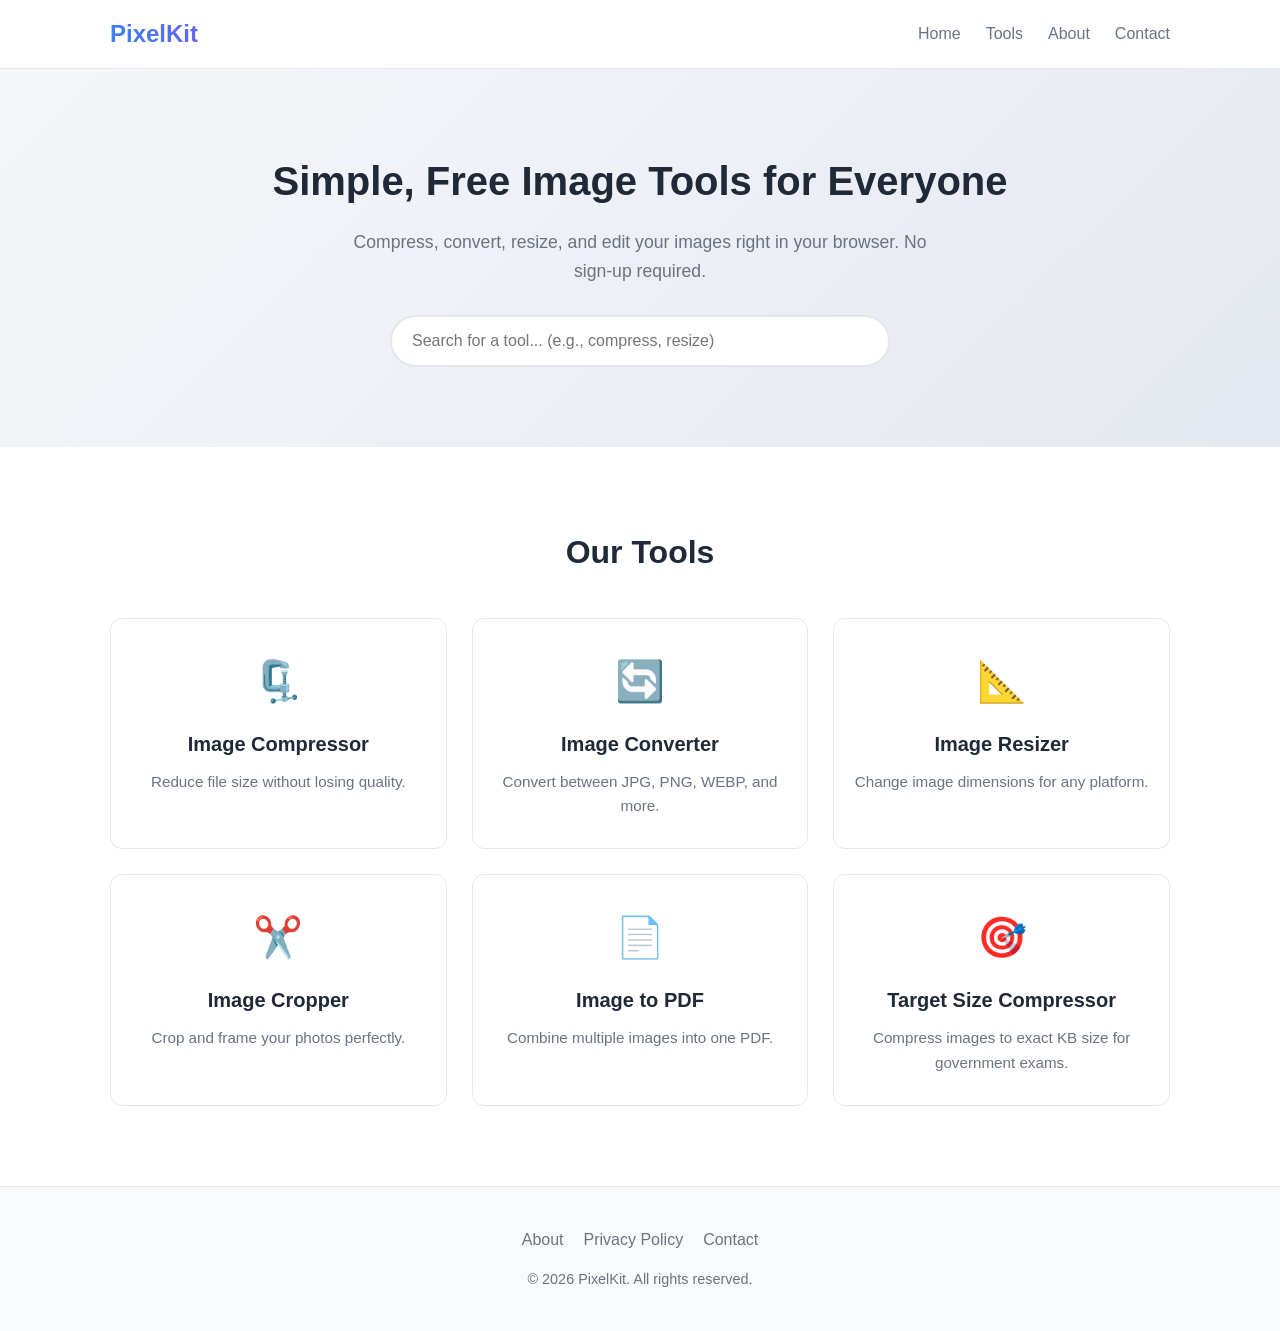
<file: index.html>
<!DOCTYPE html>
<html lang="en">
<head>
    <meta charset="UTF-8">
    <meta name="viewport" content="width=device-width, initial-scale=1.0">
    <title>PixelKit - Free Online Image Tools</title>
    <!-- This links our HTML to our CSS file -->
    <link rel="stylesheet" href="style.css">
</head>
<body>

    <!-- HEADER: Logo and Navigation -->
    <header class="site-header">
        <div class="container">
            <a href="#" class="logo">PixelKit</a>
            <nav class="main-nav">
                <ul>
                    <li><a href="#home">Home</a></li>
                    <li><a href="#tools">Tools</a></li>
                    <li><a href="#about">About</a></li>
                    <li><a href="#contact">Contact</a></li>
                </ul>
            </nav>
        </div>
    </header>

    <!-- HERO SECTION: Main greeting and Search Bar -->
    <section class="hero" id="home">
        <div class="container">
            <h1>Simple, Free Image Tools for Everyone</h1>
            <p>Compress, convert, resize, and edit your images right in your browser. No sign-up required.</p>
            
            <div class="search-container">
                <input type="text" id="tool-search" placeholder="Search for a tool... (e.g., compress, resize)">
            </div>
        </div>
    </section>

    <!-- TOOLS SECTION: The 5 Tool Cards -->
    <section class="tools-section" id="tools">
        <div class="container">
            <h2>Our Tools</h2>
            <div class="tools-grid" id="tools-grid">
                
                <!-- Tool 1 -->
                <a href="compressor.html" class="tool-card" data-tool="compressor">
                    <div class="tool-icon">🗜️</div>
                    <h3>Image Compressor</h3>
                    <p>Reduce file size without losing quality.</p>
                </a>

                <!-- Tool 2 -->
                <a href="image-converter.html" class="tool-card" data-tool="converter">
                    <div class="tool-icon">🔄</div>
                    <h3>Image Converter</h3>
                    <p>Convert between JPG, PNG, WEBP, and more.</p>
                </a>

                <!-- Tool 3 -->
                <a href="resizer.html" class="tool-card" data-tool="resizer">
                    <div class="tool-icon">📐</div>
                    <h3>Image Resizer</h3>
                    <p>Change image dimensions for any platform.</p>
                </a>

                <!-- Tool 4 -->
                <a href="cropper.html" class="tool-card" data-tool="cropper">
                    <div class="tool-icon">✂️</div>
                    <h3>Image Cropper</h3>
                    <p>Crop and frame your photos perfectly.</p>
                </a>

                <!-- Tool 5 -->
                <a href="image-to-pdf.html" class="tool-card" data-tool="pdf">
                    <div class="tool-icon">📄</div>
                    <h3>Image to PDF</h3>
                    <p>Combine multiple images into one PDF.</p>
                </a>

                <!-- Tool 6 -->
                <a href="target-compressor.html" class="tool-card" data-tool="target-compressor">
                    <div class="tool-icon">🎯</div>
                    <h3>Target Size Compressor</h3>
                    <p>Compress images to exact KB size for government exams.</p>
                </a>

            </div>
        </div>
    </section>

    <!-- FOOTER: Links and Copyright -->
    <footer class="site-footer">
        <div class="container">
            <div class="footer-links">
                <a href="#about">About</a>
                <a href="#privacy">Privacy Policy</a>
                <a href="#contact">Contact</a>
            </div>
            <p class="copyright">&copy; 2026 PixelKit. All rights reserved.</p>
        </div>
    </footer>

    <!-- This links our HTML to our JavaScript file -->
    <script src="script.js"></script>
</body>
</html>
</file>
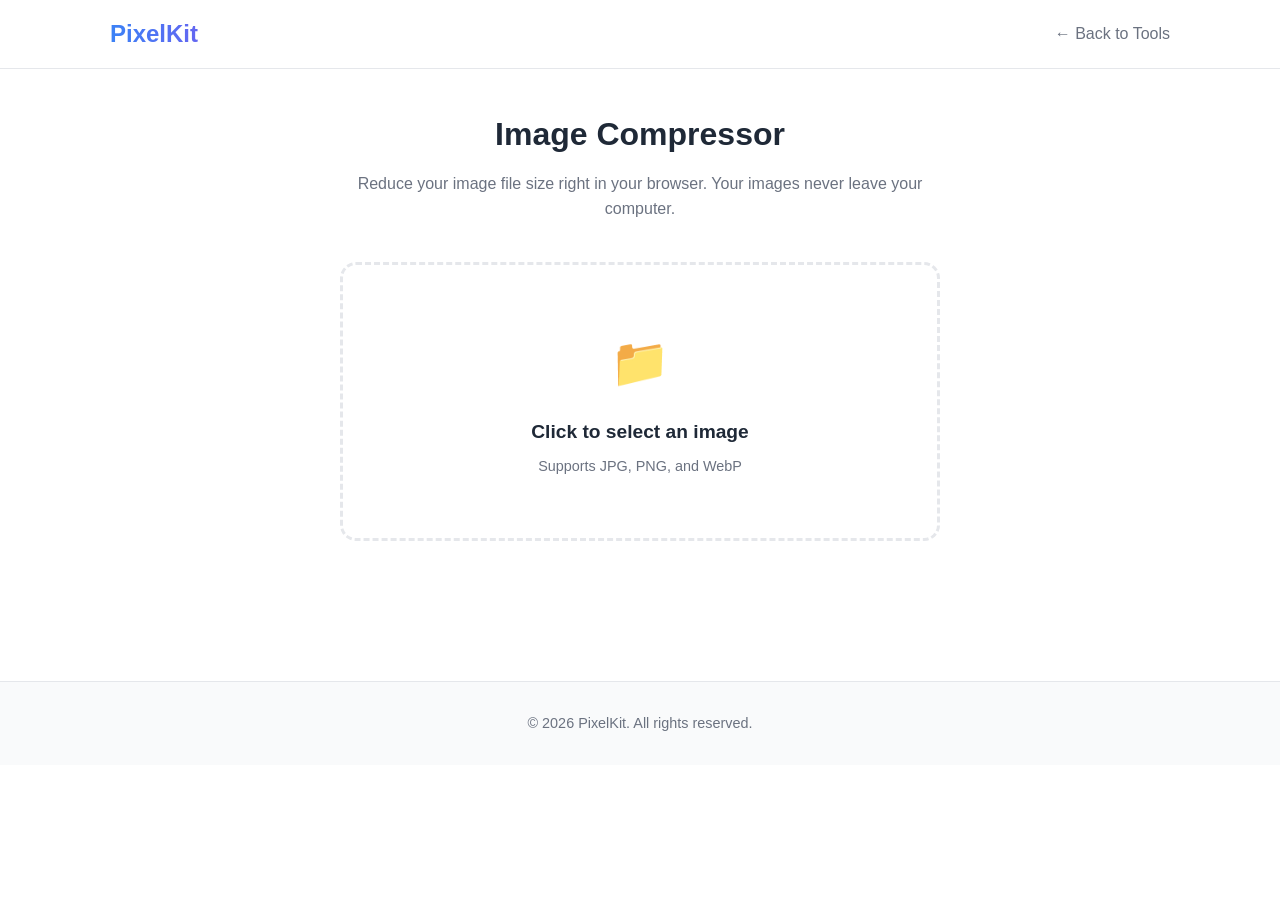
<file: compressor.html>
<!DOCTYPE html>
<html lang="en">
<head>
    <meta charset="UTF-8">
    <meta name="viewport" content="width=device-width, initial-scale=1.0">
    <title>Image Compressor - PixelKit</title>
    <link rel="stylesheet" href="compressor.css">
</head>
<body>

    <!-- HEADER: Logo and Back Link -->
    <header class="tool-header">
        <div class="container">
            <a href="index.html" class="logo">PixelKit</a>
            <a href="index.html" class="back-link">← Back to Tools</a>
        </div>
    </header>

    <!-- MAIN CONTENT: The Compressor Tool -->
    <main class="tool-main">
        <div class="container">
            <h1>Image Compressor</h1>
            <p class="tool-description">Reduce your image file size right in your browser. Your images never leave your computer.</p>

            <!-- UPLOAD AREA: Where users select their image -->
            <div class="upload-area" id="upload-area">
                <input type="file" id="file-input" accept="image/jpeg,image/png,image/webp" hidden>
                <div class="upload-content">
                    <div class="upload-icon">📁</div>
                    <p class="upload-title">Click to select an image</p>
                    <p class="upload-hint">Supports JPG, PNG, and WebP</p>
                </div>
            </div>

            <!-- EDITOR AREA: Hidden until an image is loaded -->
            <div class="editor-area" id="editor-area" style="display: none;">
                
                <!-- LEFT SIDE: Image Preview -->
                <div class="preview-section">
                    <h2>Preview</h2>
                    <div class="preview-container">
                        <img id="preview-image" alt="Image preview">
                    </div>
                    <div class="file-info">
                        <div>Original size: <strong id="original-size">0 KB</strong></div>
                        <div id="original-dimensions"></div>
                        <div id="format-note" class="format-note"></div>
                    </div>
                </div>

                <!-- RIGHT SIDE: Controls -->
                <div class="controls-section">
                    <h2>Compression Settings</h2>
                    
                    <div class="control-group">
                        <label for="quality-slider">
                            Quality: <span id="quality-value">80</span>%
                        </label>
                        <input type="range" id="quality-slider" min="10" max="100" value="80">
                        <p class="control-hint" id="format-hint">Works best with JPG and WebP images.</p>
                    </div>

                    <button id="compress-btn" class="btn-primary">Compress Image</button>
                </div>

            </div>

            <!-- RESULT AREA: Hidden until compression is complete -->
            <div class="result-area" id="result-area" style="display: none;">
                <h2>Result</h2>
                <div class="comparison-grid">
                    
                    <!-- Original Image -->
                    <div class="comparison-item">
                        <h3>Original</h3>
                        <div class="preview-container">
                            <img id="result-original-image" alt="Original image">
                        </div>
                        <div class="file-info">
                            <div>Dimensions: <strong id="result-original-dimensions">0 × 0 px</strong></div>
                            <div>File size: <strong id="result-original-size">0 KB</strong></div>
                        </div>
                    </div>

                    <!-- Compressed Image -->
                    <div class="comparison-item">
                        <h3>Compressed</h3>
                        <div class="preview-container">
                            <img id="result-compressed-image" alt="Compressed image">
                        </div>
                        <div class="file-info">
                            <div>Dimensions: <strong id="result-compressed-dimensions">0 × 0 px</strong></div>
                            <div>File size: <strong id="result-compressed-size">0 KB</strong></div>
                            <div>Reduction: <strong id="result-reduction">0%</strong></div>
                            <div id="result-warning" class="result-warning" style="display: none;"></div>
                        </div>
                        <a id="download-btn" class="btn-success" style="display: none;" download="compressed-image.jpg">
                            ⬇ Download Compressed Image
                        </a>
                    </div>

                </div>
            </div>
        </div>
    </main>

    <!-- FOOTER -->
    <footer class="tool-footer">
        <div class="container">
            <p>&copy; 2026 PixelKit. All rights reserved.</p>
        </div>
    </footer>

    <script src="compressor.js"></script>
</body>
</html>
</file>
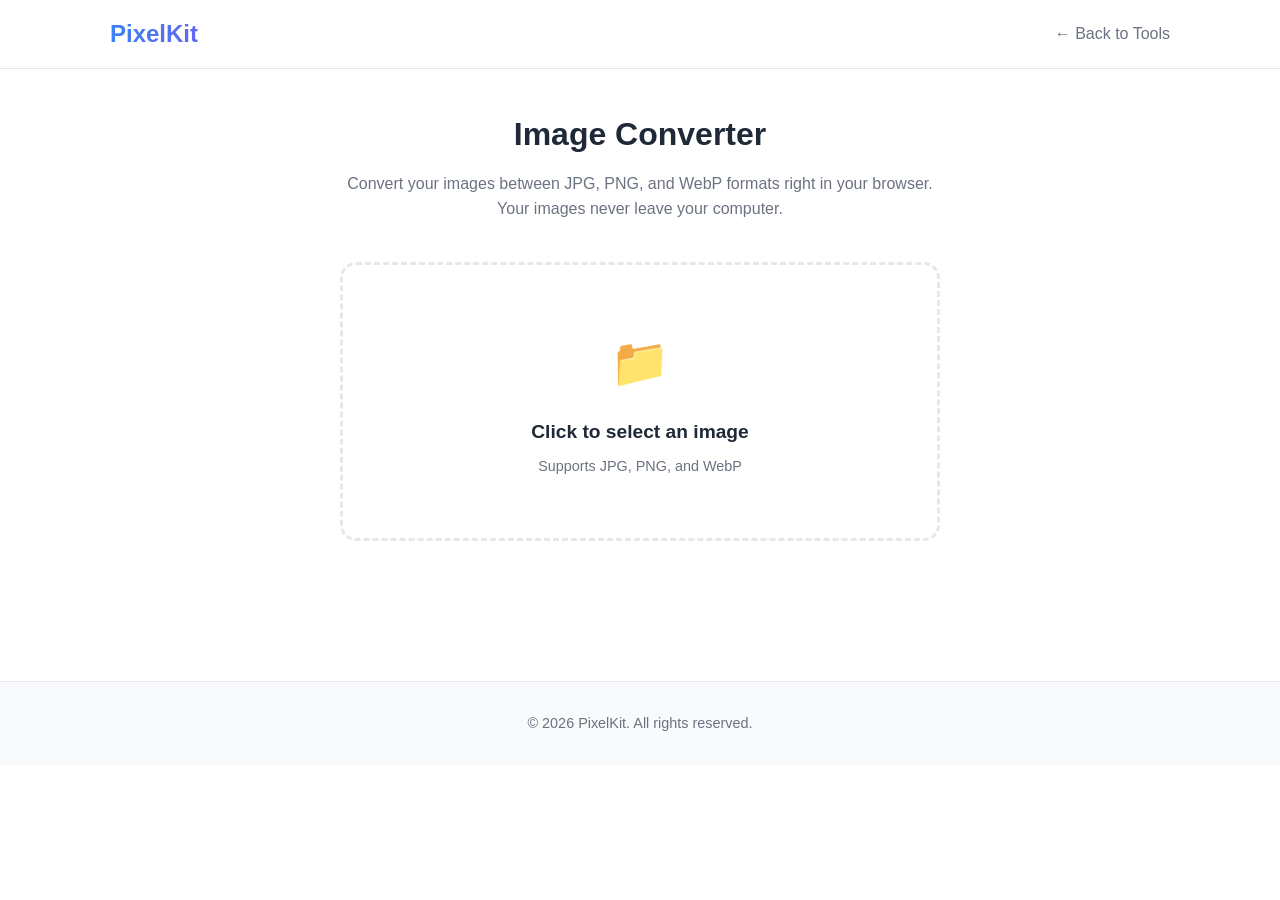
<file: image-converter.html>
<!DOCTYPE html>
<html lang="en">
<head>
    <meta charset="UTF-8">
    <meta name="viewport" content="width=device-width, initial-scale=1.0">
    <title>Image Converter - PixelKit</title>
    <link rel="stylesheet" href="image-converter.css">
</head>
<body>

    <!-- HEADER: Logo and Back Link -->
    <header class="tool-header">
        <div class="container">
            <a href="index.html" class="logo">PixelKit</a>
            <a href="index.html" class="back-link">← Back to Tools</a>
        </div>
    </header>

    <!-- MAIN CONTENT: The Converter Tool -->
    <main class="tool-main">
        <div class="container">
            <h1>Image Converter</h1>
            <p class="tool-description">Convert your images between JPG, PNG, and WebP formats right in your browser. Your images never leave your computer.</p>

            <!-- UPLOAD AREA: Where users select their image -->
            <div class="upload-area" id="upload-area">
                <input type="file" id="file-input" accept="image/jpeg,image/png,image/webp" hidden>
                <div class="upload-content">
                    <div class="upload-icon">📁</div>
                    <p class="upload-title">Click to select an image</p>
                    <p class="upload-hint">Supports JPG, PNG, and WebP</p>
                </div>
            </div>

            <!-- EDITOR AREA: Hidden until an image is loaded -->
            <div class="editor-area" id="editor-area" style="display: none;">
                
                <!-- LEFT SIDE: Image Preview -->
                <div class="preview-section">
                    <h2>Preview</h2>
                    <div class="preview-container">
                        <img id="preview-image" alt="Image preview">
                    </div>
                    <div class="file-info">
                        <div>Original format: <strong id="original-format">Unknown</strong></div>
                        <div>Dimensions: <strong id="original-dimensions">0 × 0 px</strong></div>
                        <div>File size: <strong id="original-size">0 KB</strong></div>
                    </div>
                </div>

                <!-- RIGHT SIDE: Controls -->
                <div class="controls-section">
                    <h2>Conversion Settings</h2>
                    
                    <div class="control-group">
                        <label for="format-select">Convert to:</label>
                        <select id="format-select">
                            <option value="image/jpeg">JPG</option>
                            <option value="image/png">PNG</option>
                            <option value="image/webp">WebP</option>
                        </select>
                    </div>

                    <!-- Warning Messages -->
                    <div id="warning-message" class="warning-message" style="display: none;"></div>
                    <div id="info-message" class="info-message" style="display: none;"></div>

                    <button id="convert-btn" class="btn-primary">Convert Image</button>
                </div>

            </div>

            <!-- RESULT AREA: Hidden until conversion is complete -->
            <div class="result-area" id="result-area" style="display: none;">
                <h2>Result</h2>
                <div class="comparison-grid">
                    
                    <!-- Original Image -->
                    <div class="comparison-item">
                        <h3>Original</h3>
                        <div class="preview-container">
                            <img id="result-original-image" alt="Original image">
                        </div>
                        <div class="file-info">
                            <div>Format: <strong id="result-original-format">Unknown</strong></div>
                            <div>Dimensions: <strong id="result-original-dimensions">0 × 0 px</strong></div>
                            <div>File size: <strong id="result-original-size">0 KB</strong></div>
                        </div>
                    </div>

                    <!-- Converted Image -->
                    <div class="comparison-item">
                        <h3>Converted</h3>
                        <div class="preview-container">
                            <img id="result-converted-image" alt="Converted image">
                        </div>
                        <div class="file-info">
                            <div>Format: <strong id="result-converted-format">Unknown</strong></div>
                            <div>Dimensions: <strong id="result-converted-dimensions">0 × 0 px</strong></div>
                            <div>File size: <strong id="result-converted-size">0 KB</strong></div>
                            <div id="result-status" class="result-status"></div>
                        </div>
                        <a id="download-btn" class="btn-success" style="display: none;" download="converted-image.jpg">
                            ⬇ Download Converted Image
                        </a>
                    </div>

                </div>
            </div>
        </div>
    </main>

    <!-- FOOTER -->
    <footer class="tool-footer">
        <div class="container">
            <p>&copy; 2026 PixelKit. All rights reserved.</p>
        </div>
    </footer>

    <script src="image-converter.js"></script>
</body>
</html>
</file>
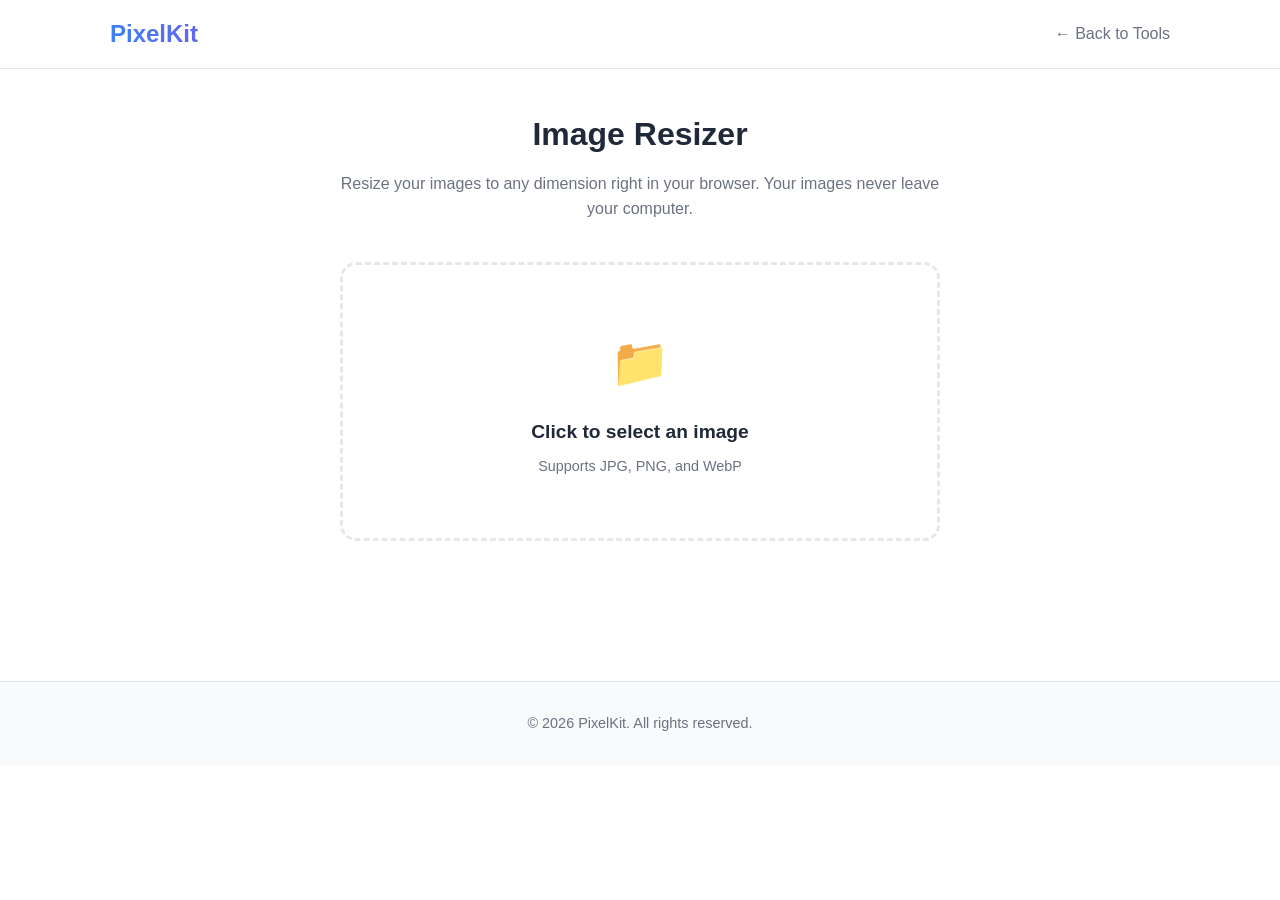
<file: resizer.html>
<!DOCTYPE html>
<html lang="en">
<head>
    <meta charset="UTF-8">
    <meta name="viewport" content="width=device-width, initial-scale=1.0">
    <title>Image Resizer - PixelKit</title>
    <link rel="stylesheet" href="resizer.css">
</head>
<body>

    <!-- HEADER: Logo and Back Link -->
    <header class="tool-header">
        <div class="container">
            <a href="index.html" class="logo">PixelKit</a>
            <a href="index.html" class="back-link">← Back to Tools</a>
        </div>
    </header>

    <!-- MAIN CONTENT: The Resizer Tool -->
    <main class="tool-main">
        <div class="container">
            <h1>Image Resizer</h1>
            <p class="tool-description">Resize your images to any dimension right in your browser. Your images never leave your computer.</p>

            <!-- UPLOAD AREA: Where users select their image -->
            <div class="upload-area" id="upload-area">
                <input type="file" id="file-input" accept="image/jpeg,image/png,image/webp" hidden>
                <div class="upload-content">
                    <div class="upload-icon">📁</div>
                    <p class="upload-title">Click to select an image</p>
                    <p class="upload-hint">Supports JPG, PNG, and WebP</p>
                </div>
            </div>

            <!-- EDITOR AREA: Hidden until an image is loaded -->
            <div class="editor-area" id="editor-area" style="display: none;">
                
                <!-- LEFT SIDE: Image Preview -->
                <div class="preview-section">
                    <h2>Preview</h2>
                    <div class="preview-container">
                        <img id="preview-image" alt="Image preview">
                    </div>
                    <div class="file-info">
                        <div>Original size: <strong id="original-dimensions">0 × 0 px</strong></div>
                        <div id="original-file-size"></div>
                    </div>
                </div>

                <!-- RIGHT SIDE: Controls -->
                <div class="controls-section">
                    <h2>Resize Settings</h2>
                    
                    <div class="dimension-inputs">
                        <!-- Width Input -->
                        <div class="input-group">
                            <label for="width-input">Width (px)</label>
                            <input type="number" id="width-input" min="1" max="10000" value="800">
                        </div>

                        <!-- Aspect Ratio Lock Button -->
                        <button id="lock-btn" class="lock-btn locked" title="Maintain aspect ratio">
                            🔒
                        </button>

                        <!-- Height Input -->
                        <div class="input-group">
                            <label for="height-input">Height (px)</label>
                            <input type="number" id="height-input" min="1" max="10000" value="600">
                        </div>
                    </div>

                    <!-- Warning Messages -->
                    <div id="warning-message" class="warning-message" style="display: none;"></div>

                    <button id="resize-btn" class="btn-primary">Resize Image</button>
                </div>

            </div>

            <!-- RESULT AREA: Hidden until resize is complete -->
            <div class="result-area" id="result-area" style="display: none;">
                <h2>Result</h2>
                <div class="comparison-grid">
                    
                    <!-- Original Image -->
                    <div class="comparison-item">
                        <h3>Original</h3>
                        <div class="preview-container">
                            <img id="result-original-image" alt="Original image">
                        </div>
                        <div class="file-info">
                            <div>Dimensions: <strong id="result-original-dimensions">0 × 0 px</strong></div>
                            <div>File size: <strong id="result-original-size">0 KB</strong></div>
                        </div>
                    </div>

                    <!-- Resized Image -->
                    <div class="comparison-item">
                        <h3>Resized</h3>
                        <div class="preview-container">
                            <img id="result-resized-image" alt="Resized image">
                        </div>
                        <div class="file-info">
                            <div>Dimensions: <strong id="result-resized-dimensions">0 × 0 px</strong></div>
                            <div>File size: <strong id="result-resized-size">0 KB</strong></div>
                        </div>
                        <a id="download-btn" class="btn-success" style="display: none;" download="resized-image.jpg">
                            ⬇ Download Resized Image
                        </a>
                    </div>

                </div>
            </div>
        </div>
    </main>

    <!-- FOOTER -->
    <footer class="tool-footer">
        <div class="container">
            <p>&copy; 2026 PixelKit. All rights reserved.</p>
        </div>
    </footer>

    <script src="resizer.js"></script>
</body>
</html>
</file>
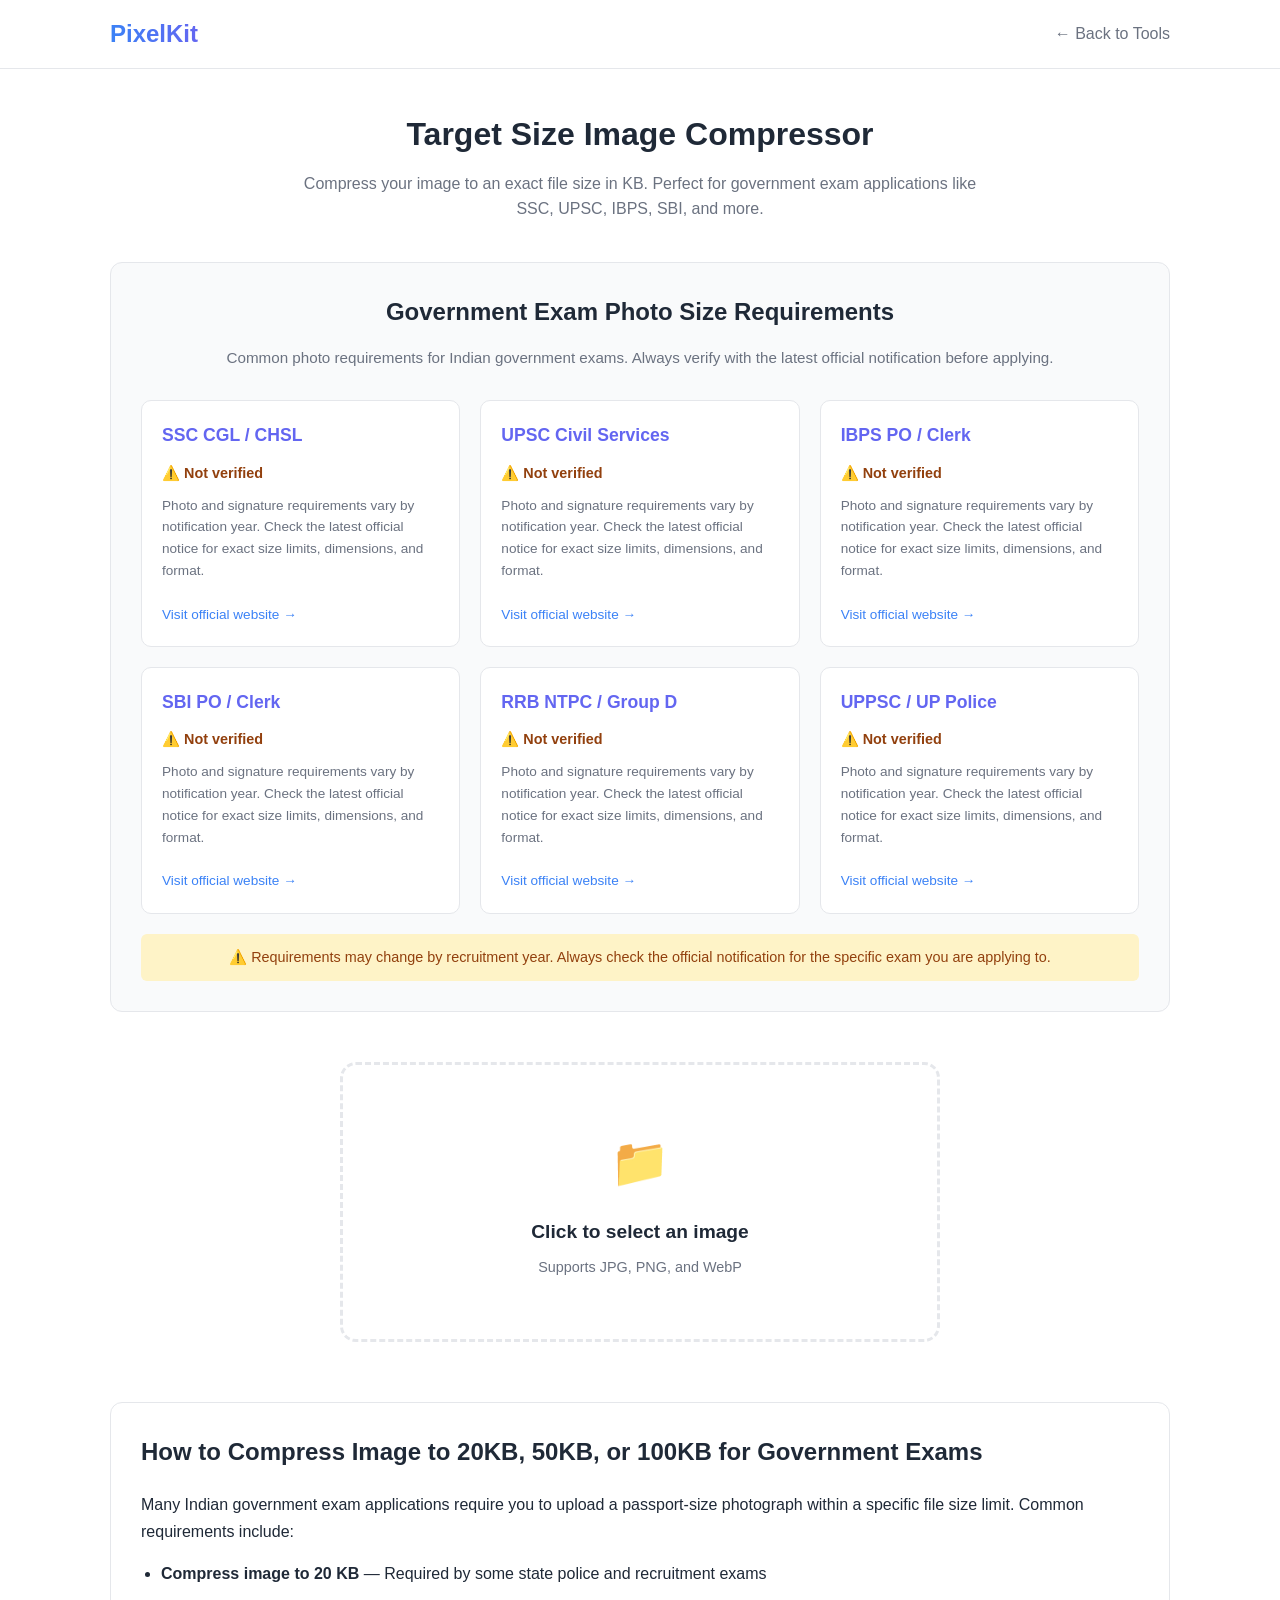
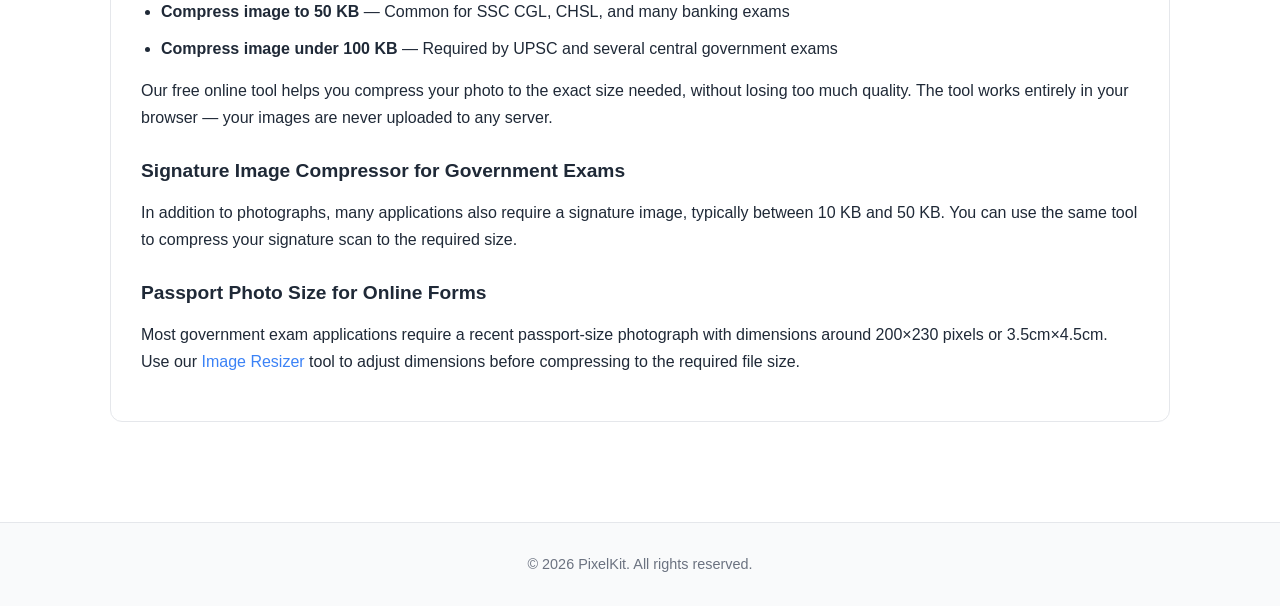
<file: target-compressor.html>
<!DOCTYPE html>
<html lang="en">
<head>
    <meta charset="UTF-8">
    <meta name="viewport" content="width=device-width, initial-scale=1.0">
    <title>Target Size Image Compressor - Compress to 20KB, 50KB, 100KB for Government Exams | PixelKit</title>
    <meta name="description" content="Compress images to exact KB size for government exams like SSC, UPSC, IBPS, SBI. Free online tool to compress photo to 20KB, 50KB, 100KB or any custom size.">
    <link rel="stylesheet" href="target-compressor.css">
</head>
<body>

    <!-- HEADER: Logo and Back Link -->
    <header class="tool-header">
        <div class="container">
            <a href="index.html" class="logo">PixelKit</a>
            <a href="index.html" class="back-link">← Back to Tools</a>
        </div>
    </header>

    <!-- MAIN CONTENT: The Target Size Compressor Tool -->
    <main class="tool-main">
        <div class="container">
            <h1>Target Size Image Compressor</h1>
            <p class="tool-description">Compress your image to an exact file size in KB. Perfect for government exam applications like SSC, UPSC, IBPS, SBI, and more.</p>

            <!-- GOVERNMENT EXAM REQUIREMENTS SECTION -->
            <section class="exam-requirements-section">
                <h2>Government Exam Photo Size Requirements</h2>
                <p class="requirements-intro">Common photo requirements for Indian government exams. Always verify with the latest official notification before applying.</p>
                
                <div class="exam-grid" id="exam-grid">
                    <!-- Exam requirements will be populated by JavaScript -->
                </div>
                
                <p class="requirements-disclaimer">
                    ⚠️ Requirements may change by recruitment year. Always check the official notification for the specific exam you are applying to.
                </p>
            </section>

            <!-- UPLOAD AREA: Where users select their image -->
            <div class="upload-area" id="upload-area">
                <input type="file" id="file-input" accept="image/jpeg,image/png,image/webp" hidden>
                <div class="upload-content">
                    <div class="upload-icon">📁</div>
                    <p class="upload-title">Click to select an image</p>
                    <p class="upload-hint">Supports JPG, PNG, and WebP</p>
                </div>
            </div>

            <!-- EDITOR AREA: Hidden until an image is loaded -->
            <div class="editor-area" id="editor-area" style="display: none;">
                
                <!-- LEFT SIDE: Image Preview -->
                <div class="preview-section">
                    <h2>Preview</h2>
                    <div class="preview-container">
                        <img id="preview-image" alt="Image preview">
                    </div>
                    <div class="file-info">
                        <div>Original size: <strong id="original-size">0 KB</strong></div>
                        <div id="original-dimensions"></div>
                        <div id="format-note" class="format-note"></div>
                    </div>
                </div>

                <!-- RIGHT SIDE: Controls -->
                <div class="controls-section">
                    <h2>Compression Settings</h2>
                    
                    <div class="control-group">
                        <label for="target-size-input">Target File Size (KB):</label>
                        <input type="number" id="target-size-input" min="1" max="10000" value="50" placeholder="e.g., 20, 50, 100">
                        <p class="control-hint">Enter the exact size in KB required by your exam application.</p>
                    </div>

                    <!-- Status Messages -->
                    <div id="status-message" class="status-message" style="display: none;"></div>

                    <button id="compress-btn" class="btn-primary">Compress to Target Size</button>
                </div>

            </div>

            <!-- RESULT AREA: Hidden until compression is complete -->
            <div class="result-area" id="result-area" style="display: none;">
                <h2>Result</h2>
                <div class="comparison-grid">
                    
                    <!-- Original Image -->
                    <div class="comparison-item">
                        <h3>Original</h3>
                        <div class="preview-container">
                            <img id="result-original-image" alt="Original image">
                        </div>
                        <div class="file-info">
                            <div>Dimensions: <strong id="result-original-dimensions">0 × 0 px</strong></div>
                            <div>File size: <strong id="result-original-size">0 KB</strong></div>
                        </div>
                    </div>

                    <!-- Compressed Image -->
                    <div class="comparison-item">
                        <h3>Compressed</h3>
                        <div class="preview-container">
                            <img id="result-compressed-image" alt="Compressed image">
                        </div>
                        <div class="file-info">
                            <div>Dimensions: <strong id="result-compressed-dimensions">0 × 0 px</strong></div>
                            <div>File size: <strong id="result-compressed-size">0 KB</strong></div>
                            <div>Reduction: <strong id="result-reduction">0%</strong></div>
                            <div id="result-status" class="result-status"></div>
                        </div>
                        <a id="download-btn" class="btn-success" style="display: none;" download="compressed-image.jpg">
                            ⬇ Download Compressed Image
                        </a>
                    </div>

                </div>
            </div>

            <!-- SEO CONTENT SECTION -->
            <section class="seo-content">
                <h2>How to Compress Image to 20KB, 50KB, or 100KB for Government Exams</h2>
                <p>Many Indian government exam applications require you to upload a passport-size photograph within a specific file size limit. Common requirements include:</p>
                <ul>
                    <li><strong>Compress image to 20 KB</strong> — Required by some state police and recruitment exams</li>
                    <li><strong>Compress image to 50 KB</strong> — Common for SSC CGL, CHSL, and many banking exams</li>
                    <li><strong>Compress image under 100 KB</strong> — Required by UPSC and several central government exams</li>
                </ul>
                <p>Our free online tool helps you compress your photo to the exact size needed, without losing too much quality. The tool works entirely in your browser — your images are never uploaded to any server.</p>
                
                <h3>Signature Image Compressor for Government Exams</h3>
                <p>In addition to photographs, many applications also require a signature image, typically between 10 KB and 50 KB. You can use the same tool to compress your signature scan to the required size.</p>
                
                <h3>Passport Photo Size for Online Forms</h3>
                <p>Most government exam applications require a recent passport-size photograph with dimensions around 200×230 pixels or 3.5cm×4.5cm. Use our <a href="resizer.html">Image Resizer</a> tool to adjust dimensions before compressing to the required file size.</p>
            </section>
        </div>
    </main>

    <!-- FOOTER -->
    <footer class="tool-footer">
        <div class="container">
            <p>&copy; 2026 PixelKit. All rights reserved.</p>
        </div>
    </footer>

    <script src="target-compressor.js"></script>
</body>
</html>
</file>
<file: style.css>
/* =========================================
   1. GLOBAL STYLES & VARIABLES
   ========================================= */

/* We define our colors here so they are easy to change later */
:root {
    --primary-purple: #6366f1; /* A modern indigo/purple */
    --primary-blue: #3b82f6;   /* A bright, friendly blue */
    --text-dark: #1f2937;      /* Dark gray for main text */
    --text-light: #6b7280;     /* Lighter gray for subtitles */
    --bg-light: #f9fafb;       /* Very light gray for footer */
    --white: #ffffff;
    --shadow: 0 4px 6px -1px rgba(0, 0, 0, 0.1), 0 2px 4px -1px rgba(0, 0, 0, 0.06);
}

/* Reset default browser margins and set a nice font */
* {
    margin: 0;
    padding: 0;
    box-sizing: border-box;
}

body {
    font-family: -apple-system, BlinkMacSystemFont, "Segoe UI", Roboto, Oxygen, Ubuntu, Cantarell, sans-serif;
    color: var(--text-dark);
    background-color: var(--white);
    line-height: 1.6;
}

/* A reusable container to keep content centered and not too wide */
.container {
    max-width: 1100px;
    margin: 0 auto;
    padding: 0 20px;
}

a {
    text-decoration: none;
    color: inherit;
}

/* =========================================
   2. HEADER & NAVIGATION
   ========================================= */

.site-header {
    background-color: var(--white);
    border-bottom: 1px solid #e5e7eb;
    padding: 15px 0;
    position: sticky;
    top: 0;
    z-index: 100;
}

.site-header .container {
    display: flex;
    justify-content: space-between;
    align-items: center;
}

.logo {
    font-size: 1.5rem;
    font-weight: 800;
    /* Creates a blue-to-purple gradient text effect */
    background: linear-gradient(to right, var(--primary-blue), var(--primary-purple));
    -webkit-background-clip: text;
    -webkit-text-fill-color: transparent;
    background-clip: text;
}

.main-nav ul {
    display: flex;
    list-style: none;
    gap: 25px;
}

.main-nav a {
    font-weight: 500;
    color: var(--text-light);
    transition: color 0.2s;
}

.main-nav a:hover {
    color: var(--primary-purple);
}

/* =========================================
   3. HERO SECTION & SEARCH BAR
   ========================================= */

.hero {
    text-align: center;
    padding: 80px 20px;
    background: linear-gradient(135deg, #f5f7fa 0%, #e4e8f0 100%);
}

.hero h1 {
    font-size: 2.5rem;
    margin-bottom: 15px;
    color: var(--text-dark);
}

.hero p {
    font-size: 1.1rem;
    color: var(--text-light);
    max-width: 600px;
    margin: 0 auto 30px auto;
}

.search-container {
    max-width: 500px;
    margin: 0 auto;
}

#tool-search {
    width: 100%;
    padding: 15px 20px;
    font-size: 1rem;
    border: 2px solid #e5e7eb;
    border-radius: 50px; /* Makes it pill-shaped */
    outline: none;
    transition: border-color 0.3s, box-shadow 0.3s;
}

#tool-search:focus {
    border-color: var(--primary-purple);
    box-shadow: 0 0 0 3px rgba(99, 102, 241, 0.2);
}

/* =========================================
   4. TOOLS SECTION & CARDS
   ========================================= */

.tools-section {
    padding: 80px 20px;
}

.tools-section h2 {
    text-align: center;
    font-size: 2rem;
    margin-bottom: 40px;
}

/* CSS Grid automatically adjusts columns based on screen size */
.tools-grid {
    display: grid;
    grid-template-columns: repeat(auto-fit, minmax(250px, 1fr));
    gap: 25px;
}

.tool-card {
    background: var(--white);
    border: 1px solid #e5e7eb;
    border-radius: 12px;
    padding: 30px 20px;
    text-align: center;
    transition: transform 0.3s, box-shadow 0.3s, border-color 0.3s;
    cursor: pointer;
}

.tool-card:hover {
    transform: translateY(-5px); /* Lifts the card up slightly */
    box-shadow: var(--shadow);
    border-color: var(--primary-purple);
}

.tool-icon {
    font-size: 2.5rem;
    margin-bottom: 15px;
}

.tool-card h3 {
    font-size: 1.25rem;
    margin-bottom: 10px;
    color: var(--text-dark);
}

.tool-card p {
    font-size: 0.95rem;
    color: var(--text-light);
}

/* =========================================
   5. FOOTER
   ========================================= */

.site-footer {
    background-color: var(--bg-light);
    border-top: 1px solid #e5e7eb;
    padding: 40px 20px;
    text-align: center;
}

.footer-links {
    display: flex;
    justify-content: center;
    gap: 20px;
    margin-bottom: 15px;
}

.footer-links a {
    color: var(--text-light);
    font-weight: 500;
    transition: color 0.2s;
}

.footer-links a:hover {
    color: var(--primary-purple);
}

.copyright {
    font-size: 0.9rem;
    color: var(--text-light);
}

/* =========================================
   6. MOBILE RESPONSIVENESS
   ========================================= */

/* Adjustments for screens smaller than 768px (tablets and phones) */
@media (max-width: 768px) {
    .site-header .container {
        flex-direction: column;
        gap: 15px;
    }

    .main-nav ul {
        gap: 15px;
    }

    .hero {
        padding: 50px 20px;
    }

    .hero h1 {
        font-size: 1.8rem;
    }

    .tools-section {
        padding: 50px 20px;
    }
}
</file>
<file: compressor.css>
/* =========================================
   1. GLOBAL STYLES & VARIABLES (Same as homepage)
   ========================================= */

:root {
    --primary-purple: #6366f1;
    --primary-blue: #3b82f6;
    --text-dark: #1f2937;
    --text-light: #6b7280;
    --bg-light: #f9fafb;
    --white: #ffffff;
    --border-color: #e5e7eb;
    --shadow: 0 4px 6px -1px rgba(0, 0, 0, 0.1), 0 2px 4px -1px rgba(0, 0, 0, 0.06);
}

* {
    margin: 0;
    padding: 0;
    box-sizing: border-box;
}

body {
    font-family: -apple-system, BlinkMacSystemFont, "Segoe UI", Roboto, Oxygen, Ubuntu, Cantarell, sans-serif;
    color: var(--text-dark);
    background-color: var(--white);
    line-height: 1.6;
}

.container {
    max-width: 1100px;
    margin: 0 auto;
    padding: 0 20px;
}

a {
    text-decoration: none;
    color: inherit;
}

/* =========================================
   2. HEADER
   ========================================= */

.tool-header {
    background-color: var(--white);
    border-bottom: 1px solid var(--border-color);
    padding: 15px 0;
}

.tool-header .container {
    display: flex;
    justify-content: space-between;
    align-items: center;
}

.logo {
    font-size: 1.5rem;
    font-weight: 800;
    background: linear-gradient(to right, var(--primary-blue), var(--primary-purple));
    -webkit-background-clip: text;
    -webkit-text-fill-color: transparent;
    background-clip: text;
}

.back-link {
    color: var(--text-light);
    font-weight: 500;
    transition: color 0.2s;
}

.back-link:hover {
    color: var(--primary-purple);
}

/* =========================================
   3. MAIN CONTENT
   ========================================= */

.tool-main {
    padding: 40px 20px;
}

.tool-main h1 {
    font-size: 2rem;
    margin-bottom: 10px;
    text-align: center;
}

.tool-description {
    text-align: center;
    color: var(--text-light);
    margin-bottom: 40px;
    max-width: 600px;
    margin-left: auto;
    margin-right: auto;
}

/* =========================================
   4. UPLOAD AREA
   ========================================= */

.upload-area {
    max-width: 600px;
    margin: 0 auto 40px auto;
    border: 3px dashed var(--border-color);
    border-radius: 16px;
    padding: 60px 20px;
    text-align: center;
    cursor: pointer;
    transition: border-color 0.3s, background-color 0.3s;
}

.upload-area:hover {
    border-color: var(--primary-purple);
    background-color: #f5f7fa;
}

.upload-icon {
    font-size: 3rem;
    margin-bottom: 15px;
}

.upload-title {
    font-size: 1.2rem;
    font-weight: 600;
    margin-bottom: 8px;
}

.upload-hint {
    font-size: 0.9rem;
    color: var(--text-light);
}

/* =========================================
   5. EDITOR AREA (Two Columns)
   ========================================= */

.editor-area {
    display: grid;
    grid-template-columns: 1fr 1fr;
    gap: 40px;
    margin-top: 40px;
}

.editor-area h2 {
    font-size: 1.5rem;
    margin-bottom: 20px;
}

/* =========================================
   6. PREVIEW SECTION
   ========================================= */

.preview-container {
    background-color: var(--bg-light);
    border: 1px solid var(--border-color);
    border-radius: 12px;
    padding: 20px;
    min-height: 300px;
    display: flex;
    align-items: center;
    justify-content: center;
    overflow: hidden;
}

.preview-container img {
    max-width: 100%;
    max-height: 400px;
    border-radius: 8px;
}

.file-info {
    margin-top: 20px;
    padding: 15px;
    background-color: var(--bg-light);
    border-radius: 8px;
    font-size: 0.95rem;
}

.file-info div {
    margin-bottom: 8px;
}

.file-info div:last-child {
    margin-bottom: 0;
}

.format-note {
    color: var(--primary-purple);
    font-weight: 500;
    font-size: 0.9rem;
    margin-top: 10px;
}

/* =========================================
   7. CONTROLS SECTION
   ========================================= */

.control-group {
    margin-bottom: 25px;
}

.control-group label {
    display: block;
    font-weight: 600;
    margin-bottom: 10px;
}

/* Style the range slider */
input[type="range"] {
    width: 100%;
    height: 8px;
    border-radius: 4px;
    background: var(--border-color);
    outline: none;
    -webkit-appearance: none;
    appearance: none;
}

input[type="range"]::-webkit-slider-thumb {
    -webkit-appearance: none;
    appearance: none;
    width: 20px;
    height: 20px;
    border-radius: 50%;
    background: var(--primary-purple);
    cursor: pointer;
}

input[type="range"]::-moz-range-thumb {
    width: 20px;
    height: 20px;
    border-radius: 50%;
    background: var(--primary-purple);
    cursor: pointer;
    border: none;
}

.control-hint {
    font-size: 0.85rem;
    color: var(--text-light);
    margin-top: 8px;
}

/* =========================================
   8. BUTTONS
   ========================================= */

.btn-primary, .btn-success {
    display: inline-block;
    width: 100%;
    padding: 15px 30px;
    font-size: 1rem;
    font-weight: 600;
    text-align: center;
    border: none;
    border-radius: 8px;
    cursor: pointer;
    transition: transform 0.2s, box-shadow 0.2s;
}

.btn-primary {
    background: linear-gradient(135deg, var(--primary-blue), var(--primary-purple));
    color: var(--white);
}

.btn-primary:hover {
    transform: translateY(-2px);
    box-shadow: var(--shadow);
}

.btn-primary:disabled {
    opacity: 0.6;
    cursor: not-allowed;
    transform: none;
}

.btn-success {
    background-color: #10b981;
    color: var(--white);
    margin-top: 20px;
}

.btn-success:hover {
    background-color: #059669;
    transform: translateY(-2px);
    box-shadow: var(--shadow);
}

/* =========================================
   9. RESULT AREA (NEW!)
   ========================================= */

.result-area {
    margin-top: 60px;
}

.result-area h2 {
    font-size: 1.5rem;
    margin-bottom: 30px;
    text-align: center;
}

.comparison-grid {
    display: grid;
    grid-template-columns: 1fr 1fr;
    gap: 30px;
}

.comparison-item {
    background-color: var(--white);
    border: 1px solid var(--border-color);
    border-radius: 12px;
    padding: 25px;
}

.comparison-item h3 {
    font-size: 1.2rem;
    margin-bottom: 15px;
    color: var(--text-dark);
}

.comparison-item .preview-container {
    min-height: 250px;
}

.comparison-item .file-info {
    margin-top: 15px;
}

/* Warning when compressed file is larger */
.result-warning {
    margin-top: 10px;
    padding: 10px 12px;
    background-color: #fef3c7;
    border-left: 4px solid #f59e0b;
    border-radius: 4px;
    font-size: 0.85rem;
    color: #92400e;
}

/* =========================================
   10. FOOTER
   ========================================= */

.tool-footer {
    background-color: var(--bg-light);
    border-top: 1px solid var(--border-color);
    padding: 30px 20px;
    text-align: center;
    margin-top: 60px;
}

.tool-footer p {
    color: var(--text-light);
    font-size: 0.9rem;
}

/* =========================================
   11. MOBILE RESPONSIVENESS
   ========================================= */

@media (max-width: 768px) {
    .tool-header .container {
        flex-direction: column;
        gap: 10px;
    }

    .tool-main {
        padding: 30px 20px;
    }

    .tool-main h1 {
        font-size: 1.5rem;
    }

    /* Stack the two columns on mobile */
    .editor-area {
        grid-template-columns: 1fr;
        gap: 30px;
    }

    .upload-area {
        padding: 40px 20px;
    }

    /* Stack comparison grid on mobile */
    .comparison-grid {
        grid-template-columns: 1fr;
    }
}
</file>
<file: image-converter.css>
/* =========================================
   1. GLOBAL STYLES & VARIABLES (Same as homepage)
   ========================================= */

:root {
    --primary-purple: #6366f1;
    --primary-blue: #3b82f6;
    --text-dark: #1f2937;
    --text-light: #6b7280;
    --bg-light: #f9fafb;
    --white: #ffffff;
    --border-color: #e5e7eb;
    --shadow: 0 4px 6px -1px rgba(0, 0, 0, 0.1), 0 2px 4px -1px rgba(0, 0, 0, 0.06);
}

* {
    margin: 0;
    padding: 0;
    box-sizing: border-box;
}

body {
    font-family: -apple-system, BlinkMacSystemFont, "Segoe UI", Roboto, Oxygen, Ubuntu, Cantarell, sans-serif;
    color: var(--text-dark);
    background-color: var(--white);
    line-height: 1.6;
}

.container {
    max-width: 1100px;
    margin: 0 auto;
    padding: 0 20px;
}

a {
    text-decoration: none;
    color: inherit;
}

/* =========================================
   2. HEADER
   ========================================= */

.tool-header {
    background-color: var(--white);
    border-bottom: 1px solid var(--border-color);
    padding: 15px 0;
}

.tool-header .container {
    display: flex;
    justify-content: space-between;
    align-items: center;
}

.logo {
    font-size: 1.5rem;
    font-weight: 800;
    background: linear-gradient(to right, var(--primary-blue), var(--primary-purple));
    -webkit-background-clip: text;
    -webkit-text-fill-color: transparent;
    background-clip: text;
}

.back-link {
    color: var(--text-light);
    font-weight: 500;
    transition: color 0.2s;
}

.back-link:hover {
    color: var(--primary-purple);
}

/* =========================================
   3. MAIN CONTENT
   ========================================= */

.tool-main {
    padding: 40px 20px;
}

.tool-main h1 {
    font-size: 2rem;
    margin-bottom: 10px;
    text-align: center;
}

.tool-description {
    text-align: center;
    color: var(--text-light);
    margin-bottom: 40px;
    max-width: 600px;
    margin-left: auto;
    margin-right: auto;
}

/* =========================================
   4. UPLOAD AREA
   ========================================= */

.upload-area {
    max-width: 600px;
    margin: 0 auto 40px auto;
    border: 3px dashed var(--border-color);
    border-radius: 16px;
    padding: 60px 20px;
    text-align: center;
    cursor: pointer;
    transition: border-color 0.3s, background-color 0.3s;
}

.upload-area:hover {
    border-color: var(--primary-purple);
    background-color: #f5f7fa;
}

.upload-icon {
    font-size: 3rem;
    margin-bottom: 15px;
}

.upload-title {
    font-size: 1.2rem;
    font-weight: 600;
    margin-bottom: 8px;
}

.upload-hint {
    font-size: 0.9rem;
    color: var(--text-light);
}

/* =========================================
   5. EDITOR AREA (Two Columns)
   ========================================= */

.editor-area {
    display: grid;
    grid-template-columns: 1fr 1fr;
    gap: 40px;
    margin-top: 40px;
}

.editor-area h2 {
    font-size: 1.5rem;
    margin-bottom: 20px;
}

/* =========================================
   6. PREVIEW SECTION
   ========================================= */

.preview-container {
    background-color: var(--bg-light);
    border: 1px solid var(--border-color);
    border-radius: 12px;
    padding: 20px;
    min-height: 300px;
    display: flex;
    align-items: center;
    justify-content: center;
    overflow: hidden;
}

.preview-container img {
    max-width: 100%;
    max-height: 400px;
    border-radius: 8px;
}

.file-info {
    margin-top: 20px;
    padding: 15px;
    background-color: var(--bg-light);
    border-radius: 8px;
    font-size: 0.95rem;
}

.file-info div {
    margin-bottom: 8px;
}

.file-info div:last-child {
    margin-bottom: 0;
}

/* =========================================
   7. CONTROLS SECTION
   ========================================= */

.control-group {
    margin-bottom: 25px;
}

.control-group label {
    display: block;
    font-weight: 600;
    margin-bottom: 10px;
}

/* Format Selector Dropdown */
#format-select {
    width: 100%;
    padding: 12px 15px;
    font-size: 1rem;
    border: 2px solid var(--border-color);
    border-radius: 8px;
    background-color: var(--white);
    cursor: pointer;
    outline: none;
    transition: border-color 0.3s;
}

#format-select:focus {
    border-color: var(--primary-purple);
}

/* Warning Message (yellow) */
.warning-message {
    padding: 12px 15px;
    background-color: #fef3c7;
    border-left: 4px solid #f59e0b;
    border-radius: 4px;
    margin-bottom: 20px;
    font-size: 0.9rem;
    color: #92400e;
}

/* Info Message (blue) */
.info-message {
    padding: 12px 15px;
    background-color: #dbeafe;
    border-left: 4px solid #3b82f6;
    border-radius: 4px;
    margin-bottom: 20px;
    font-size: 0.9rem;
    color: #1e40af;
}

/* =========================================
   8. BUTTONS
   ========================================= */

.btn-primary, .btn-success {
    display: inline-block;
    width: 100%;
    padding: 15px 30px;
    font-size: 1rem;
    font-weight: 600;
    text-align: center;
    border: none;
    border-radius: 8px;
    cursor: pointer;
    transition: transform 0.2s, box-shadow 0.2s;
}

.btn-primary {
    background: linear-gradient(135deg, var(--primary-blue), var(--primary-purple));
    color: var(--white);
}

.btn-primary:hover {
    transform: translateY(-2px);
    box-shadow: var(--shadow);
}

.btn-primary:disabled {
    opacity: 0.6;
    cursor: not-allowed;
    transform: none;
}

.btn-success {
    background-color: #10b981;
    color: var(--white);
    margin-top: 20px;
}

.btn-success:hover {
    background-color: #059669;
    transform: translateY(-2px);
    box-shadow: var(--shadow);
}

/* =========================================
   9. RESULT AREA
   ========================================= */

.result-area {
    margin-top: 60px;
}

.result-area h2 {
    font-size: 1.5rem;
    margin-bottom: 30px;
    text-align: center;
}

.comparison-grid {
    display: grid;
    grid-template-columns: 1fr 1fr;
    gap: 30px;
}

.comparison-item {
    background-color: var(--white);
    border: 1px solid var(--border-color);
    border-radius: 12px;
    padding: 25px;
}

.comparison-item h3 {
    font-size: 1.2rem;
    margin-bottom: 15px;
    color: var(--text-dark);
}

.comparison-item .preview-container {
    min-height: 250px;
}

.comparison-item .file-info {
    margin-top: 15px;
}

/* Result Status Message */
.result-status {
    margin-top: 10px;
    padding: 10px 12px;
    background-color: #d1fae5;
    border-left: 4px solid #10b981;
    border-radius: 4px;
    font-size: 0.85rem;
    color: #065f46;
    font-weight: 500;
}

/* =========================================
   10. FOOTER
   ========================================= */

.tool-footer {
    background-color: var(--bg-light);
    border-top: 1px solid var(--border-color);
    padding: 30px 20px;
    text-align: center;
    margin-top: 60px;
}

.tool-footer p {
    color: var(--text-light);
    font-size: 0.9rem;
}

/* =========================================
   11. MOBILE RESPONSIVENESS
   ========================================= */

@media (max-width: 768px) {
    .tool-header .container {
        flex-direction: column;
        gap: 10px;
    }

    .tool-main {
        padding: 30px 20px;
    }

    .tool-main h1 {
        font-size: 1.5rem;
    }

    /* Stack the two columns on mobile */
    .editor-area {
        grid-template-columns: 1fr;
        gap: 30px;
    }

    .upload-area {
        padding: 40px 20px;
    }

    /* Stack comparison grid on mobile */
    .comparison-grid {
        grid-template-columns: 1fr;
    }
}
</file>
<file: resizer.css>
/* =========================================
   1. GLOBAL STYLES & VARIABLES (Same as homepage)
   ========================================= */

:root {
    --primary-purple: #6366f1;
    --primary-blue: #3b82f6;
    --text-dark: #1f2937;
    --text-light: #6b7280;
    --bg-light: #f9fafb;
    --white: #ffffff;
    --border-color: #e5e7eb;
    --shadow: 0 4px 6px -1px rgba(0, 0, 0, 0.1), 0 2px 4px -1px rgba(0, 0, 0, 0.06);
}

* {
    margin: 0;
    padding: 0;
    box-sizing: border-box;
}

body {
    font-family: -apple-system, BlinkMacSystemFont, "Segoe UI", Roboto, Oxygen, Ubuntu, Cantarell, sans-serif;
    color: var(--text-dark);
    background-color: var(--white);
    line-height: 1.6;
}

.container {
    max-width: 1100px;
    margin: 0 auto;
    padding: 0 20px;
}

a {
    text-decoration: none;
    color: inherit;
}

/* =========================================
   2. HEADER
   ========================================= */

.tool-header {
    background-color: var(--white);
    border-bottom: 1px solid var(--border-color);
    padding: 15px 0;
}

.tool-header .container {
    display: flex;
    justify-content: space-between;
    align-items: center;
}

.logo {
    font-size: 1.5rem;
    font-weight: 800;
    background: linear-gradient(to right, var(--primary-blue), var(--primary-purple));
    -webkit-background-clip: text;
    -webkit-text-fill-color: transparent;
    background-clip: text;
}

.back-link {
    color: var(--text-light);
    font-weight: 500;
    transition: color 0.2s;
}

.back-link:hover {
    color: var(--primary-purple);
}

/* =========================================
   3. MAIN CONTENT
   ========================================= */

.tool-main {
    padding: 40px 20px;
}

.tool-main h1 {
    font-size: 2rem;
    margin-bottom: 10px;
    text-align: center;
}

.tool-description {
    text-align: center;
    color: var(--text-light);
    margin-bottom: 40px;
    max-width: 600px;
    margin-left: auto;
    margin-right: auto;
}

/* =========================================
   4. UPLOAD AREA
   ========================================= */

.upload-area {
    max-width: 600px;
    margin: 0 auto 40px auto;
    border: 3px dashed var(--border-color);
    border-radius: 16px;
    padding: 60px 20px;
    text-align: center;
    cursor: pointer;
    transition: border-color 0.3s, background-color 0.3s;
}

.upload-area:hover {
    border-color: var(--primary-purple);
    background-color: #f5f7fa;
}

.upload-icon {
    font-size: 3rem;
    margin-bottom: 15px;
}

.upload-title {
    font-size: 1.2rem;
    font-weight: 600;
    margin-bottom: 8px;
}

.upload-hint {
    font-size: 0.9rem;
    color: var(--text-light);
}

/* =========================================
   5. EDITOR AREA (Two Columns)
   ========================================= */

.editor-area {
    display: grid;
    grid-template-columns: 1fr 1fr;
    gap: 40px;
    margin-top: 40px;
}

.editor-area h2 {
    font-size: 1.5rem;
    margin-bottom: 20px;
}

/* =========================================
   6. PREVIEW SECTION
   ========================================= */

.preview-container {
    background-color: var(--bg-light);
    border: 1px solid var(--border-color);
    border-radius: 12px;
    padding: 20px;
    min-height: 300px;
    display: flex;
    align-items: center;
    justify-content: center;
    overflow: hidden;
}

.preview-container img {
    max-width: 100%;
    max-height: 400px;
    border-radius: 8px;
}

.file-info {
    margin-top: 20px;
    padding: 15px;
    background-color: var(--bg-light);
    border-radius: 8px;
    font-size: 0.95rem;
}

.file-info div {
    margin-bottom: 8px;
}

.file-info div:last-child {
    margin-bottom: 0;
}

/* =========================================
   7. CONTROLS SECTION
   ========================================= */

.dimension-inputs {
    display: flex;
    align-items: flex-end;
    gap: 15px;
    margin-bottom: 25px;
}

.input-group {
    flex: 1;
}

.input-group label {
    display: block;
    font-weight: 600;
    margin-bottom: 8px;
    font-size: 0.95rem;
}

.input-group input {
    width: 100%;
    padding: 12px 15px;
    font-size: 1rem;
    border: 2px solid var(--border-color);
    border-radius: 8px;
    outline: none;
    transition: border-color 0.3s;
}

.input-group input:focus {
    border-color: var(--primary-purple);
}

/* Aspect Ratio Lock Button */
.lock-btn {
    width: 50px;
    height: 50px;
    border: 2px solid var(--border-color);
    border-radius: 8px;
    background-color: var(--white);
    cursor: pointer;
    font-size: 1.5rem;
    transition: all 0.2s;
    display: flex;
    align-items: center;
    justify-content: center;
    margin-bottom: 0;
}

.lock-btn.locked {
    background-color: var(--primary-purple);
    border-color: var(--primary-purple);
}

.lock-btn:hover {
    transform: scale(1.05);
}

/* Warning Message */
.warning-message {
    padding: 12px 15px;
    background-color: #fef3c7;
    border-left: 4px solid #f59e0b;
    border-radius: 4px;
    margin-bottom: 20px;
    font-size: 0.9rem;
    color: #92400e;
}

/* =========================================
   8. BUTTONS
   ========================================= */

.btn-primary, .btn-success {
    display: inline-block;
    width: 100%;
    padding: 15px 30px;
    font-size: 1rem;
    font-weight: 600;
    text-align: center;
    border: none;
    border-radius: 8px;
    cursor: pointer;
    transition: transform 0.2s, box-shadow 0.2s;
}

.btn-primary {
    background: linear-gradient(135deg, var(--primary-blue), var(--primary-purple));
    color: var(--white);
}

.btn-primary:hover {
    transform: translateY(-2px);
    box-shadow: var(--shadow);
}

.btn-primary:disabled {
    opacity: 0.6;
    cursor: not-allowed;
    transform: none;
}

.btn-success {
    background-color: #10b981;
    color: var(--white);
    margin-top: 20px;
}

.btn-success:hover {
    background-color: #059669;
    transform: translateY(-2px);
    box-shadow: var(--shadow);
}

/* =========================================
   9. RESULT AREA (NEW!)
   ========================================= */

.result-area {
    margin-top: 60px;
}

.result-area h2 {
    font-size: 1.5rem;
    margin-bottom: 30px;
    text-align: center;
}

.comparison-grid {
    display: grid;
    grid-template-columns: 1fr 1fr;
    gap: 30px;
}

.comparison-item {
    background-color: var(--white);
    border: 1px solid var(--border-color);
    border-radius: 12px;
    padding: 25px;
}

.comparison-item h3 {
    font-size: 1.2rem;
    margin-bottom: 15px;
    color: var(--text-dark);
}

.comparison-item .preview-container {
    min-height: 250px;
}

.comparison-item .file-info {
    margin-top: 15px;
}

/* =========================================
   10. FOOTER
   ========================================= */

.tool-footer {
    background-color: var(--bg-light);
    border-top: 1px solid var(--border-color);
    padding: 30px 20px;
    text-align: center;
    margin-top: 60px;
}

.tool-footer p {
    color: var(--text-light);
    font-size: 0.9rem;
}

/* =========================================
   11. MOBILE RESPONSIVENESS
   ========================================= */

@media (max-width: 768px) {
    .tool-header .container {
        flex-direction: column;
        gap: 10px;
    }

    .tool-main {
        padding: 30px 20px;
    }

    .tool-main h1 {
        font-size: 1.5rem;
    }

    /* Stack the two columns on mobile */
    .editor-area {
        grid-template-columns: 1fr;
        gap: 30px;
    }

    .upload-area {
        padding: 40px 20px;
    }

    /* Adjust dimension inputs for mobile */
    .dimension-inputs {
        flex-wrap: wrap;
    }

    .input-group {
        flex: 1 1 calc(50% - 40px);
    }

    .lock-btn {
        flex: 0 0 50px;
    }

    /* Stack comparison grid on mobile */
    .comparison-grid {
        grid-template-columns: 1fr;
    }
}
</file>
<file: target-compressor.css>
/* =========================================
   1. GLOBAL STYLES & VARIABLES (Same as homepage)
   ========================================= */

:root {
    --primary-purple: #6366f1;
    --primary-blue: #3b82f6;
    --text-dark: #1f2937;
    --text-light: #6b7280;
    --bg-light: #f9fafb;
    --white: #ffffff;
    --border-color: #e5e7eb;
    --shadow: 0 4px 6px -1px rgba(0, 0, 0, 0.1), 0 2px 4px -1px rgba(0, 0, 0, 0.06);
}

* {
    margin: 0;
    padding: 0;
    box-sizing: border-box;
}

body {
    font-family: -apple-system, BlinkMacSystemFont, "Segoe UI", Roboto, Oxygen, Ubuntu, Cantarell, sans-serif;
    color: var(--text-dark);
    background-color: var(--white);
    line-height: 1.6;
}

.container {
    max-width: 1100px;
    margin: 0 auto;
    padding: 0 20px;
}

a {
    text-decoration: none;
    color: inherit;
}

/* =========================================
   2. HEADER
   ========================================= */

.tool-header {
    background-color: var(--white);
    border-bottom: 1px solid var(--border-color);
    padding: 15px 0;
}

.tool-header .container {
    display: flex;
    justify-content: space-between;
    align-items: center;
}

.logo {
    font-size: 1.5rem;
    font-weight: 800;
    background: linear-gradient(to right, var(--primary-blue), var(--primary-purple));
    -webkit-background-clip: text;
    -webkit-text-fill-color: transparent;
    background-clip: text;
}

.back-link {
    color: var(--text-light);
    font-weight: 500;
    transition: color 0.2s;
}

.back-link:hover {
    color: var(--primary-purple);
}

/* =========================================
   3. MAIN CONTENT
   ========================================= */

.tool-main {
    padding: 40px 20px;
}

.tool-main h1 {
    font-size: 2rem;
    margin-bottom: 10px;
    text-align: center;
}

.tool-description {
    text-align: center;
    color: var(--text-light);
    margin-bottom: 40px;
    max-width: 700px;
    margin-left: auto;
    margin-right: auto;
}

/* =========================================
   4. EXAM REQUIREMENTS SECTION
   ========================================= */

.exam-requirements-section {
    margin-bottom: 50px;
    padding: 30px;
    background-color: var(--bg-light);
    border-radius: 12px;
    border: 1px solid var(--border-color);
}

.exam-requirements-section h2 {
    font-size: 1.5rem;
    margin-bottom: 15px;
    text-align: center;
    color: var(--text-dark);
}

.requirements-intro {
    text-align: center;
    color: var(--text-light);
    margin-bottom: 30px;
    font-size: 0.95rem;
}

.exam-grid {
    display: grid;
    grid-template-columns: repeat(auto-fill, minmax(280px, 1fr));
    gap: 20px;
    margin-bottom: 20px;
}

.exam-card {
    background-color: var(--white);
    border: 1px solid var(--border-color);
    border-radius: 10px;
    padding: 20px;
    transition: transform 0.2s, box-shadow 0.2s;
}

.exam-card:hover {
    transform: translateY(-3px);
    box-shadow: var(--shadow);
}

.exam-card h3 {
    font-size: 1.1rem;
    margin-bottom: 12px;
    color: var(--primary-purple);
    font-weight: 700;
}

.exam-card .exam-detail {
    margin-bottom: 8px;
    font-size: 0.9rem;
    color: var(--text-dark);
}

.exam-card .exam-detail strong {
    color: var(--text-dark);
    font-weight: 600;
}

.exam-card .exam-link {
    display: inline-block;
    margin-top: 10px;
    font-size: 0.85rem;
    color: var(--primary-blue);
    font-weight: 500;
    transition: color 0.2s;
}

.exam-card .exam-link:hover {
    color: var(--primary-purple);
    text-decoration: underline;
}

.requirements-disclaimer {
    text-align: center;
    color: #92400e;
    background-color: #fef3c7;
    padding: 12px 15px;
    border-radius: 6px;
    font-size: 0.9rem;
    margin-top: 20px;
}

/* =========================================
   5. UPLOAD AREA
   ========================================= */

.upload-area {
    max-width: 600px;
    margin: 0 auto 40px auto;
    border: 3px dashed var(--border-color);
    border-radius: 16px;
    padding: 60px 20px;
    text-align: center;
    cursor: pointer;
    transition: border-color 0.3s, background-color 0.3s;
}

.upload-area:hover {
    border-color: var(--primary-purple);
    background-color: #f5f7fa;
}

.upload-icon {
    font-size: 3rem;
    margin-bottom: 15px;
}

.upload-title {
    font-size: 1.2rem;
    font-weight: 600;
    margin-bottom: 8px;
}

.upload-hint {
    font-size: 0.9rem;
    color: var(--text-light);
}

/* =========================================
   6. EDITOR AREA (Two Columns)
   ========================================= */

.editor-area {
    display: grid;
    grid-template-columns: 1fr 1fr;
    gap: 40px;
    margin-top: 40px;
}

.editor-area h2 {
    font-size: 1.5rem;
    margin-bottom: 20px;
}

/* =========================================
   7. PREVIEW SECTION
   ========================================= */

.preview-container {
    background-color: var(--bg-light);
    border: 1px solid var(--border-color);
    border-radius: 12px;
    padding: 20px;
    min-height: 300px;
    display: flex;
    align-items: center;
    justify-content: center;
    overflow: hidden;
}

.preview-container img {
    max-width: 100%;
    max-height: 400px;
    border-radius: 8px;
}

.file-info {
    margin-top: 20px;
    padding: 15px;
    background-color: var(--bg-light);
    border-radius: 8px;
    font-size: 0.95rem;
}

.file-info div {
    margin-bottom: 8px;
}

.file-info div:last-child {
    margin-bottom: 0;
}

.format-note {
    color: var(--primary-purple);
    font-weight: 500;
    font-size: 0.9rem;
    margin-top: 10px;
}

/* =========================================
   8. CONTROLS SECTION
   ========================================= */

.control-group {
    margin-bottom: 25px;
}

.control-group label {
    display: block;
    font-weight: 600;
    margin-bottom: 10px;
}

.control-group input[type="number"] {
    width: 100%;
    padding: 12px 15px;
    font-size: 1rem;
    border: 2px solid var(--border-color);
    border-radius: 8px;
    outline: none;
    transition: border-color 0.3s;
}

.control-group input[type="number"]:focus {
    border-color: var(--primary-purple);
}

.control-hint {
    font-size: 0.85rem;
    color: var(--text-light);
    margin-top: 8px;
}

/* Status Messages */
.status-message {
    padding: 12px 15px;
    border-radius: 6px;
    margin-bottom: 20px;
    font-size: 0.9rem;
    font-weight: 500;
}

.status-message.info {
    background-color: #dbeafe;
    border-left: 4px solid #3b82f6;
    color: #1e40af;
}

.status-message.warning {
    background-color: #fef3c7;
    border-left: 4px solid #f59e0b;
    color: #92400e;
}

.status-message.error {
    background-color: #fee2e2;
    border-left: 4px solid #dc2626;
    color: #991b1b;
}

.status-message.success {
    background-color: #d1fae5;
    border-left: 4px solid #10b981;
    color: #065f46;
}

/* =========================================
   9. BUTTONS
   ========================================= */

.btn-primary, .btn-success {
    display: inline-block;
    width: 100%;
    padding: 15px 30px;
    font-size: 1rem;
    font-weight: 600;
    text-align: center;
    border: none;
    border-radius: 8px;
    cursor: pointer;
    transition: transform 0.2s, box-shadow 0.2s;
}

.btn-primary {
    background: linear-gradient(135deg, var(--primary-blue), var(--primary-purple));
    color: var(--white);
}

.btn-primary:hover {
    transform: translateY(-2px);
    box-shadow: var(--shadow);
}

.btn-primary:disabled {
    opacity: 0.6;
    cursor: not-allowed;
    transform: none;
}

.btn-success {
    background-color: #10b981;
    color: var(--white);
    margin-top: 20px;
}

.btn-success:hover {
    background-color: #059669;
    transform: translateY(-2px);
    box-shadow: var(--shadow);
}

/* =========================================
   10. RESULT AREA
   ========================================= */

.result-area {
    margin-top: 60px;
}

.result-area h2 {
    font-size: 1.5rem;
    margin-bottom: 30px;
    text-align: center;
}

.comparison-grid {
    display: grid;
    grid-template-columns: 1fr 1fr;
    gap: 30px;
}

.comparison-item {
    background-color: var(--white);
    border: 1px solid var(--border-color);
    border-radius: 12px;
    padding: 25px;
}

.comparison-item h3 {
    font-size: 1.2rem;
    margin-bottom: 15px;
    color: var(--text-dark);
}

.comparison-item .preview-container {
    min-height: 250px;
}

.comparison-item .file-info {
    margin-top: 15px;
}

.result-status {
    margin-top: 10px;
    padding: 10px 12px;
    border-radius: 4px;
    font-size: 0.85rem;
    font-weight: 600;
}

.result-status.achieved {
    background-color: #d1fae5;
    border-left: 4px solid #10b981;
    color: #065f46;
}

.result-status.not-achieved {
    background-color: #fee2e2;
    border-left: 4px solid #dc2626;
    color: #991b1b;
}

.result-status.partial {
    background-color: #fef3c7;
    border-left: 4px solid #f59e0b;
    color: #92400e;
}

/* =========================================
   11. SEO CONTENT SECTION
   ========================================= */

.seo-content {
    margin-top: 60px;
    padding: 30px;
    background-color: var(--white);
    border: 1px solid var(--border-color);
    border-radius: 12px;
}

.seo-content h2 {
    font-size: 1.5rem;
    margin-bottom: 20px;
    color: var(--text-dark);
}

.seo-content h3 {
    font-size: 1.2rem;
    margin-top: 25px;
    margin-bottom: 12px;
    color: var(--text-dark);
}

.seo-content p {
    margin-bottom: 15px;
    color: var(--text-dark);
    line-height: 1.7;
}

.seo-content ul {
    margin-left: 20px;
    margin-bottom: 15px;
}

.seo-content li {
    margin-bottom: 10px;
    color: var(--text-dark);
    line-height: 1.7;
}

.seo-content a {
    color: var(--primary-blue);
    font-weight: 500;
    transition: color 0.2s;
}

.seo-content a:hover {
    color: var(--primary-purple);
    text-decoration: underline;
}

/* =========================================
   12. FOOTER
   ========================================= */

.tool-footer {
    background-color: var(--bg-light);
    border-top: 1px solid var(--border-color);
    padding: 30px 20px;
    text-align: center;
    margin-top: 60px;
}

.tool-footer p {
    color: var(--text-light);
    font-size: 0.9rem;
}

/* =========================================
   13. MOBILE RESPONSIVENESS
   ========================================= */

@media (max-width: 768px) {
    .tool-header .container {
        flex-direction: column;
        gap: 10px;
    }

    .tool-main {
        padding: 30px 20px;
    }

    .tool-main h1 {
        font-size: 1.5rem;
    }

    .exam-requirements-section {
        padding: 20px;
    }

    .exam-grid {
        grid-template-columns: 1fr;
    }

    .upload-area {
        padding: 40px 20px;
    }

    /* Stack the two columns on mobile */
    .editor-area {
        grid-template-columns: 1fr;
        gap: 30px;
    }

    /* Stack comparison grid on mobile */
    .comparison-grid {
        grid-template-columns: 1fr;
    }

    .seo-content {
        padding: 20px;
    }
}
</file>
